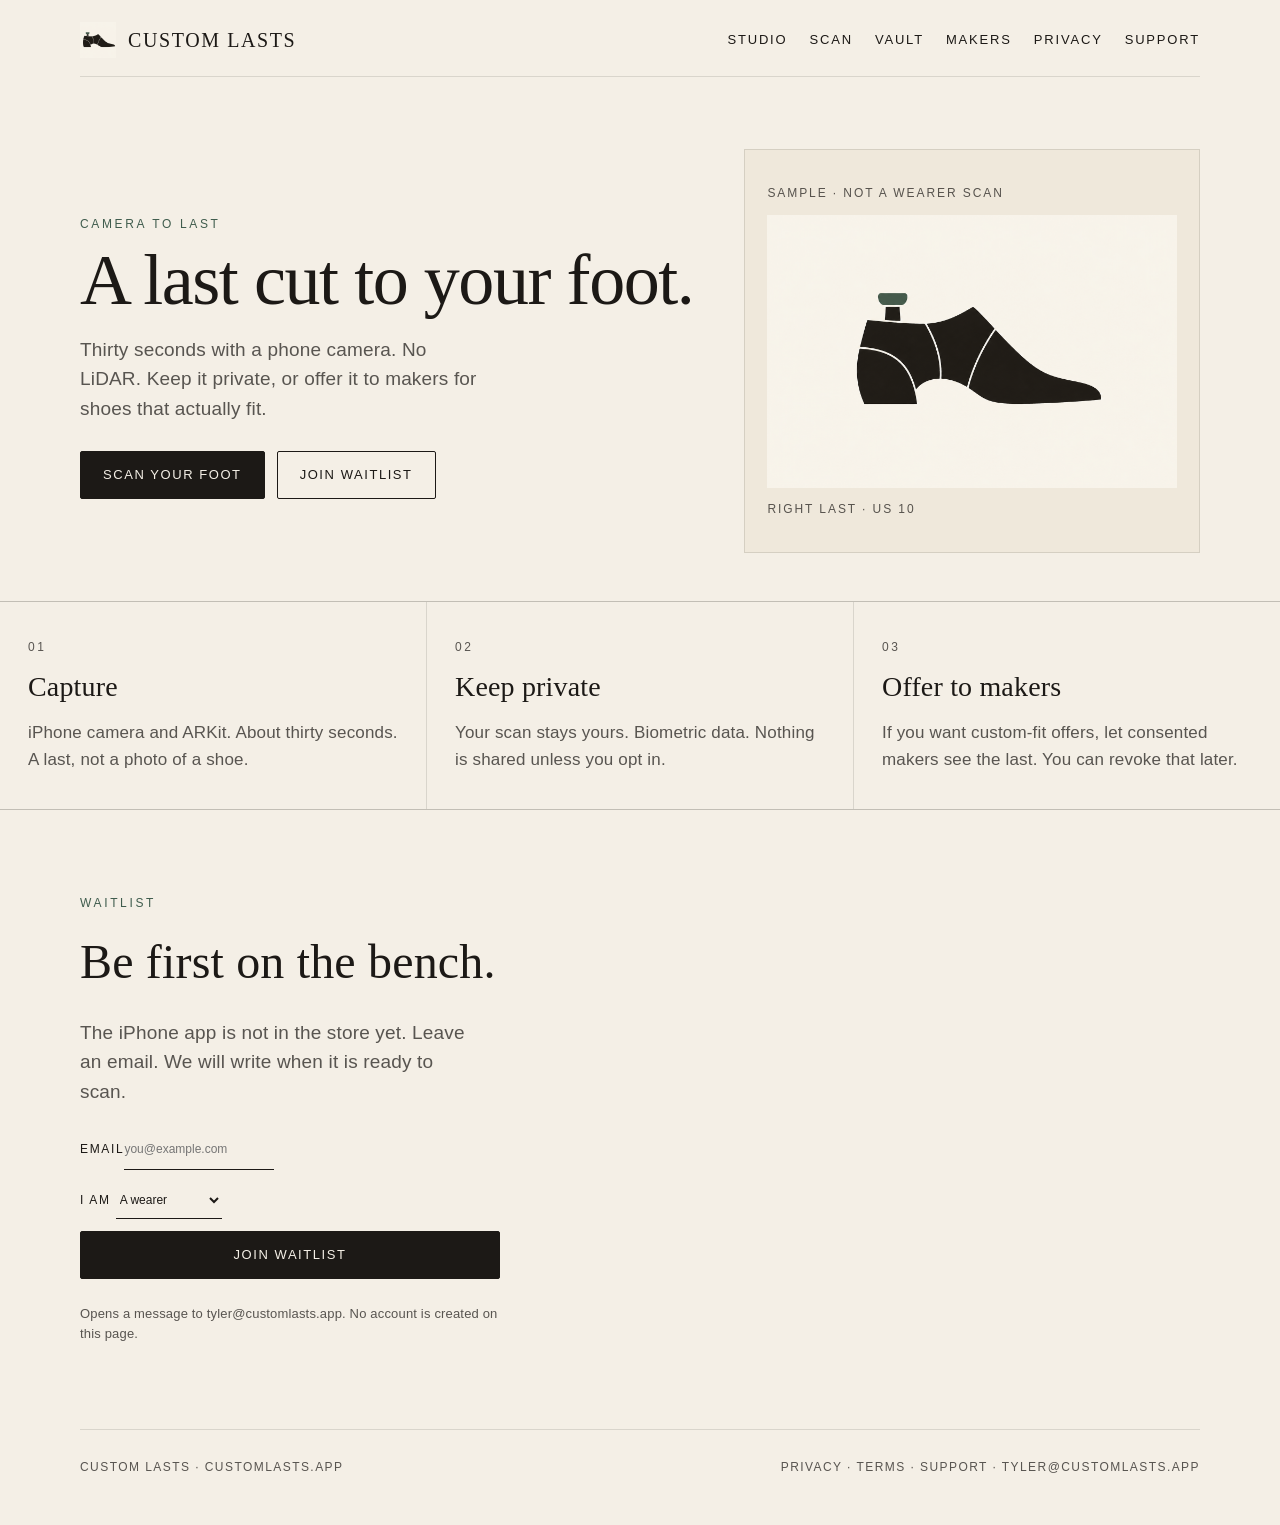
<file: index.html>
<!doctype html>
<html lang="en">
<head>
  <meta charset="utf-8" />
  <meta name="viewport" content="width=device-width, initial-scale=1" />
  <title>Custom Lasts — Your last. Forged from your foot.</title>
  <meta name="description" content="Scan your foot in thirty seconds. A digital last, private by default. For makers who want fit data that actually fits." />
  <meta property="og:title" content="Custom Lasts" />
  <meta property="og:description" content="Your last. Forged from your foot." />
  <meta property="og:image" content="public/og.jpg" />
  <meta name="theme-color" content="#F4EFE6" />
  <link rel="icon" href="public/favicon.svg" type="image/svg+xml" />
  <link rel="apple-touch-icon" href="public/apple-touch-icon.png" />
  <link rel="stylesheet" href="styles.css" />
</head>
<body>
<header class="site wrap">
  <a class="brand" href="index.html"><img src="public/logo.png" alt="Custom Lasts mark" /><span>Custom Lasts</span></a>
  <nav class="site">
    <a href="index.html">Studio</a>
    <a href="scan.html">Scan</a>
    <a href="history.html">Vault</a>
    <a href="makers.html">Makers</a>
    <a href="privacy.html">Privacy</a>
    <a href="support.html">Support</a>
  </nav>
</header>

<main>
  <section class="hero wrap">
    <div>
      <p class="kicker">Camera to last</p>
      <h1>A last cut to your foot.</h1>
      <p class="lede">Thirty seconds with a phone camera. No LiDAR. Keep it private, or offer it to makers for shoes that actually fit.</p>
      <div class="actions">
        <a class="btn primary" href="scan.html">Scan your foot</a>
        <a class="btn ghost" href="#waitlist">Join waitlist</a>
      </div>
    </div>
    <aside class="last-card">
      <p class="last-meta">Sample · not a wearer scan</p>
      <img src="public/logo.png" alt="Digital last mark" />
      <p class="last-meta">Right last · US 10</p>
    </aside>
  </section>
  <section class="beats">
    <article class="beat"><p class="kicker">01</p><h2>Capture</h2><p>iPhone camera and ARKit. About thirty seconds. A last, not a photo of a shoe.</p></article>
    <article class="beat"><p class="kicker">02</p><h2>Keep private</h2><p>Your scan stays yours. Biometric data. Nothing is shared unless you opt in.</p></article>
    <article class="beat"><p class="kicker">03</p><h2>Offer to makers</h2><p>If you want custom-fit offers, let consented makers see the last. You can revoke that later.</p></article>
  </section>
  <section class="block wrap" id="waitlist">
    <p class="kicker">Waitlist</p>
    <h2 class="display">Be first on the bench.</h2>
    <p class="lede">The iPhone app is not in the store yet. Leave an email. We will write when it is ready to scan.</p>
    <form class="wait" action="mailto:tyler@customlasts.app?subject=Custom%20Lasts%20waitlist" method="post" enctype="text/plain">
      <label>Email<input type="email" name="email" required placeholder="you@example.com" /></label>
      <label>I am
        <select name="role">
          <option value="wearer">A wearer</option>
          <option value="maker">A maker / brand</option>
        </select>
      </label>
      <button class="btn primary" type="submit">Join waitlist</button>
      <p class="note">Opens a message to tyler@customlasts.app. No account is created on this page.</p>
    </form>
  </section>
</main>

<footer class="site wrap">
  <div>Custom Lasts · customlasts.app</div>
  <div>
    <a href="privacy.html">Privacy</a> ·
    <a href="terms.html">Terms</a> ·
    <a href="support.html">Support</a> ·
    <a href="mailto:tyler@customlasts.app">tyler@customlasts.app</a>
  </div>
</footer>
</body>
</html>
</file>
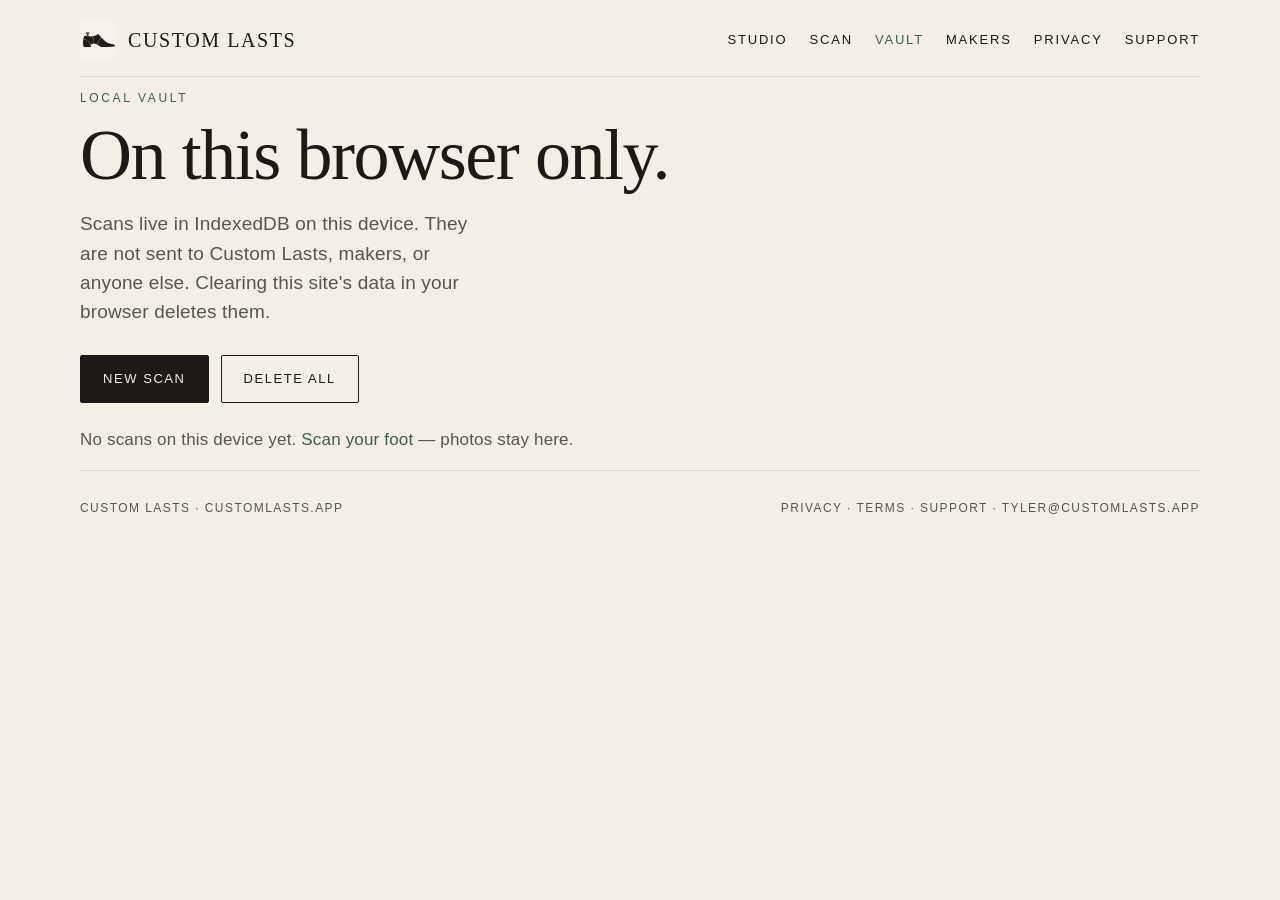
<file: history.html>
<!doctype html>
<html lang="en">
<head>
  <meta charset="utf-8" />
  <meta name="viewport" content="width=device-width, initial-scale=1" />
  <title>Vault — Custom Lasts</title>
  <meta name="description" content="Foot scans stored only in this browser. Nothing is uploaded." />
  <meta property="og:title" content="Vault — Custom Lasts" />
  <meta property="og:description" content="Local scans on this device." />
  <meta property="og:image" content="public/og.jpg" />
  <meta name="theme-color" content="#F4EFE6" />
  <link rel="icon" href="public/favicon.svg" type="image/svg+xml" />
  <link rel="apple-touch-icon" href="public/apple-touch-icon.png" />
  <link rel="stylesheet" href="styles.css" />
</head>
<body class="vault-page">
<header class="site wrap">
  <a class="brand" href="index.html"><img src="public/logo.png" alt="Custom Lasts mark" /><span>Custom Lasts</span></a>
  <nav class="site">
    <a href="index.html">Studio</a>
    <a href="scan.html">Scan</a>
    <a href="history.html" aria-current="page">Vault</a>
    <a href="makers.html">Makers</a>
    <a href="privacy.html">Privacy</a>
    <a href="support.html">Support</a>
  </nav>
</header>

<main class="wrap block vault-shell">
  <p class="kicker">Local vault</p>
  <h1>On this browser only.</h1>
  <p class="lede">Scans live in IndexedDB on this device. They are not sent to Custom Lasts, makers, or anyone else. Clearing this site's data in your browser deletes them.</p>
  <div class="vault-toolbar">
    <a class="btn primary" href="scan.html">New scan</a>
    <button class="btn ghost" type="button" id="btn-delete-all" hidden>Delete all</button>
  </div>
  <p class="vault-empty" id="vault-empty" hidden>
    No scans on this device yet. <a href="scan.html">Scan your foot</a> — photos stay here.
  </p>
  <ul class="vault-list" id="vault-list"></ul>
</main>

<footer class="site wrap">
  <div>Custom Lasts · customlasts.app</div>
  <div>
    <a href="privacy.html">Privacy</a> ·
    <a href="terms.html">Terms</a> ·
    <a href="support.html">Support</a> ·
    <a href="mailto:tyler@customlasts.app">tyler@customlasts.app</a>
  </div>
</footer>
<script src="vault.js"></script>
</body>
</html>
</file>
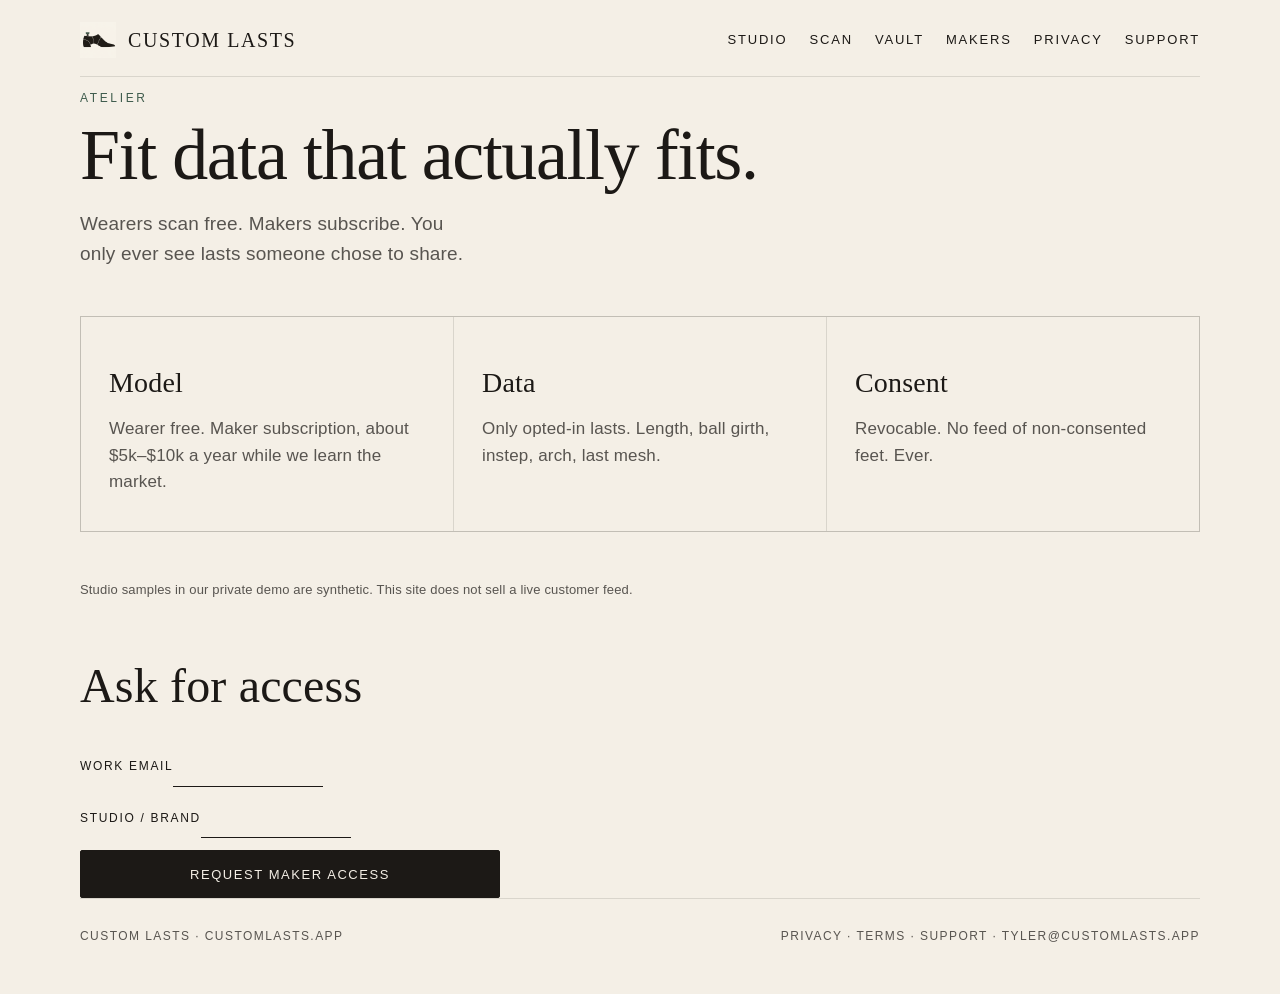
<file: makers.html>
<!doctype html>
<html lang="en">
<head>
  <meta charset="utf-8" />
  <meta name="viewport" content="width=device-width, initial-scale=1" />
  <title>For makers — Custom Lasts</title>
  <meta name="description" content="Fit data that actually fits. Consented digital lasts for shoemakers, retailers, and brands." />
  <meta property="og:title" content="Custom Lasts" />
  <meta property="og:description" content="Your last. Forged from your foot." />
  <meta property="og:image" content="public/og.jpg" />
  <meta name="theme-color" content="#F4EFE6" />
  <link rel="icon" href="public/favicon.svg" type="image/svg+xml" />
  <link rel="apple-touch-icon" href="public/apple-touch-icon.png" />
  <link rel="stylesheet" href="styles.css" />
</head>
<body>
<header class="site wrap">
  <a class="brand" href="index.html"><img src="public/logo.png" alt="Custom Lasts mark" /><span>Custom Lasts</span></a>
  <nav class="site">
    <a href="index.html">Studio</a>
    <a href="scan.html">Scan</a>
    <a href="history.html">Vault</a>
    <a href="makers.html">Makers</a>
    <a href="privacy.html">Privacy</a>
    <a href="support.html">Support</a>
  </nav>
</header>

<main class="wrap block">
  <p class="kicker">Atelier</p>
  <h1>Fit data that actually fits.</h1>
  <p class="lede">Wearers scan free. Makers subscribe. You only ever see lasts someone chose to share.</p>
  <div class="beats" style="margin: 48px 0; border: 1px solid rgba(28,25,22,0.12);">
    <article class="beat"><h2>Model</h2><p>Wearer free. Maker subscription, about $5k–$10k a year while we learn the market.</p></article>
    <article class="beat"><h2>Data</h2><p>Only opted-in lasts. Length, ball girth, instep, arch, last mesh.</p></article>
    <article class="beat"><h2>Consent</h2><p>Revocable. No feed of non-consented feet. Ever.</p></article>
  </div>
  <p class="note">Studio samples in our private demo are synthetic. This site does not sell a live customer feed.</p>
  <h2 class="display" style="margin-top:48px">Ask for access</h2>
  <form class="wait" action="mailto:tyler@customlasts.app?subject=Maker%20access%20%E2%80%94%20Custom%20Lasts" method="post" enctype="text/plain">
    <label>Work email<input type="email" name="email" required /></label>
    <label>Studio / brand<input type="text" name="studio" required /></label>
    <button class="btn primary" type="submit">Request maker access</button>
  </form>
</main>

<footer class="site wrap">
  <div>Custom Lasts · customlasts.app</div>
  <div>
    <a href="privacy.html">Privacy</a> ·
    <a href="terms.html">Terms</a> ·
    <a href="support.html">Support</a> ·
    <a href="mailto:tyler@customlasts.app">tyler@customlasts.app</a>
  </div>
</footer>
</body>
</html>
</file>
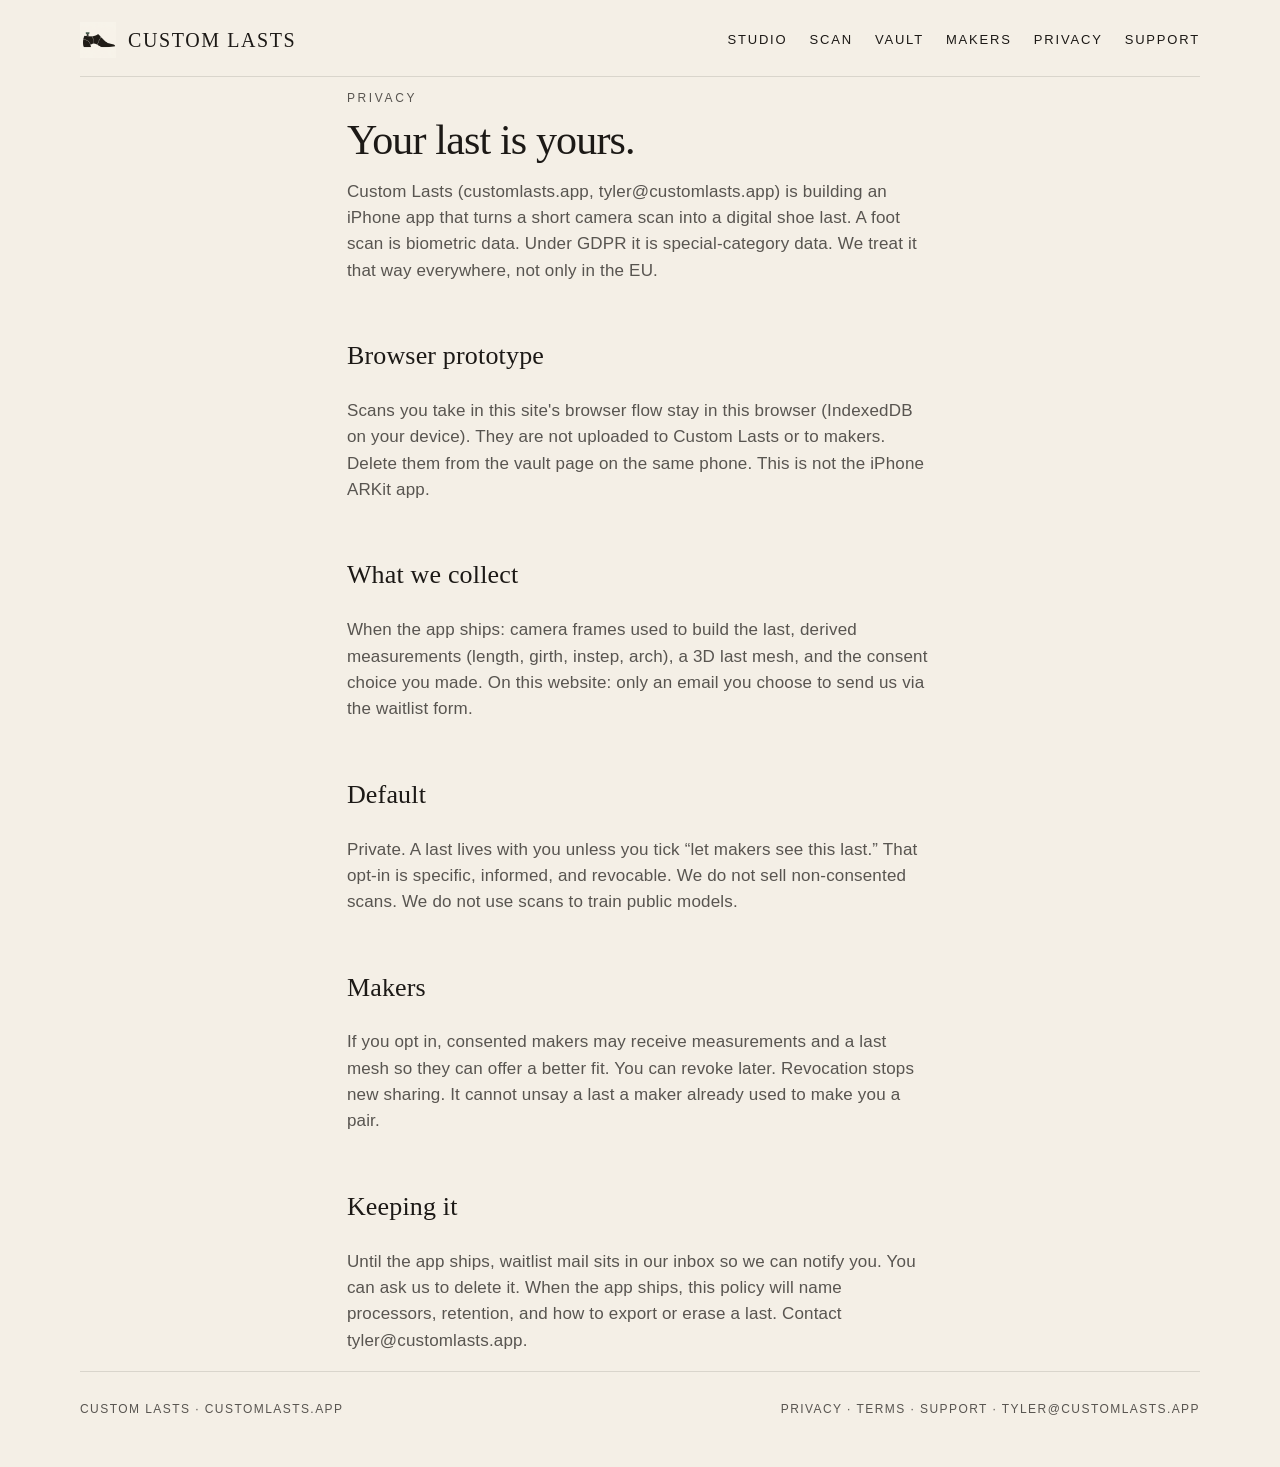
<file: privacy.html>
<!doctype html>
<html lang="en">
<head>
  <meta charset="utf-8" />
  <meta name="viewport" content="width=device-width, initial-scale=1" />
  <title>Privacy — Custom Lasts</title>
  <meta name="description" content="How Custom Lasts treats foot scans and other personal data." />
  <meta property="og:title" content="Custom Lasts" />
  <meta property="og:description" content="Your last. Forged from your foot." />
  <meta property="og:image" content="public/og.jpg" />
  <meta name="theme-color" content="#F4EFE6" />
  <link rel="icon" href="public/favicon.svg" type="image/svg+xml" />
  <link rel="apple-touch-icon" href="public/apple-touch-icon.png" />
  <link rel="stylesheet" href="styles.css" />
</head>
<body>
<header class="site wrap">
  <a class="brand" href="index.html"><img src="public/logo.png" alt="Custom Lasts mark" /><span>Custom Lasts</span></a>
  <nav class="site">
    <a href="index.html">Studio</a>
    <a href="scan.html">Scan</a>
    <a href="history.html">Vault</a>
    <a href="makers.html">Makers</a>
    <a href="privacy.html">Privacy</a>
    <a href="support.html">Support</a>
  </nav>
</header>

<main class="wrap block prose">
  <p class="kicker">Privacy</p>
  <h1>Your last is yours.</h1>
  <p>Custom Lasts (customlasts.app, tyler@customlasts.app) is building an iPhone app that turns a short camera scan into a digital shoe last. A foot scan is biometric data. Under GDPR it is special-category data. We treat it that way everywhere, not only in the EU.</p>
  <h2>Browser prototype</h2>
  <p>Scans you take in this site's browser flow stay in this browser (IndexedDB on your device). They are not uploaded to Custom Lasts or to makers. Delete them from the vault page on the same phone. This is not the iPhone ARKit app.</p>
  <h2>What we collect</h2>
  <p>When the app ships: camera frames used to build the last, derived measurements (length, girth, instep, arch), a 3D last mesh, and the consent choice you made. On this website: only an email you choose to send us via the waitlist form.</p>
  <h2>Default</h2>
  <p>Private. A last lives with you unless you tick “let makers see this last.” That opt-in is specific, informed, and revocable. We do not sell non-consented scans. We do not use scans to train public models.</p>
  <h2>Makers</h2>
  <p>If you opt in, consented makers may receive measurements and a last mesh so they can offer a better fit. You can revoke later. Revocation stops new sharing. It cannot unsay a last a maker already used to make you a pair.</p>
  <h2>Keeping it</h2>
  <p>Until the app ships, waitlist mail sits in our inbox so we can notify you. You can ask us to delete it. When the app ships, this policy will name processors, retention, and how to export or erase a last. Contact tyler@customlasts.app.</p>
</main>

<footer class="site wrap">
  <div>Custom Lasts · customlasts.app</div>
  <div>
    <a href="privacy.html">Privacy</a> ·
    <a href="terms.html">Terms</a> ·
    <a href="support.html">Support</a> ·
    <a href="mailto:tyler@customlasts.app">tyler@customlasts.app</a>
  </div>
</footer>
</body>
</html>
</file>
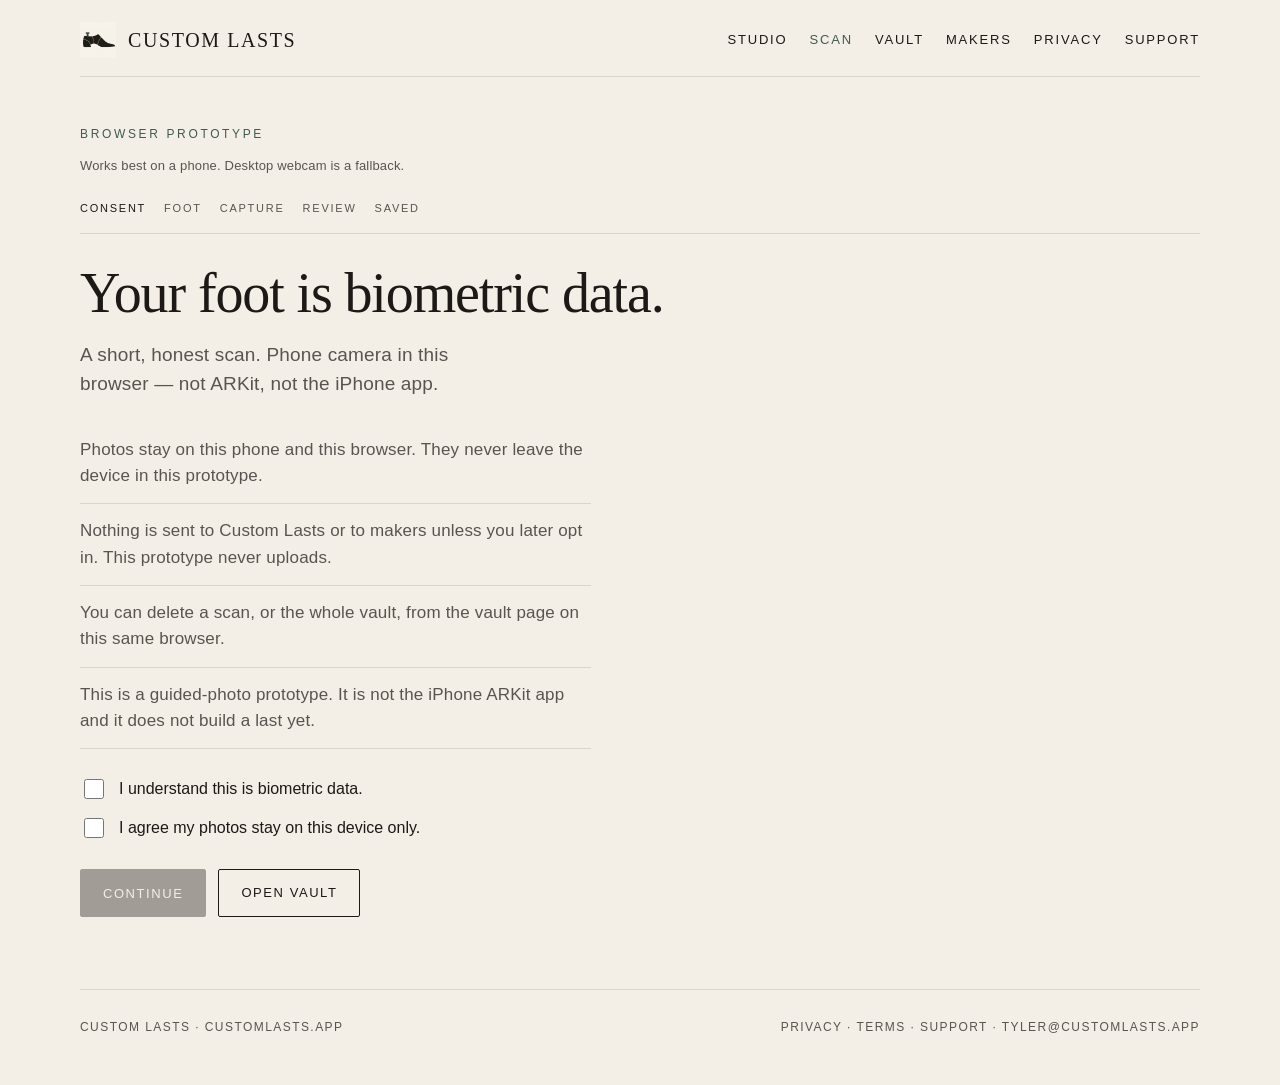
<file: scan.html>
<!doctype html>
<html lang="en">
<head>
  <meta charset="utf-8" />
  <meta name="viewport" content="width=device-width, initial-scale=1" />
  <title>Scan your foot — Custom Lasts</title>
  <meta name="description" content="Guided phone-camera photos of your foot, stored only in this browser. Not the iPhone ARKit app." />
  <meta property="og:title" content="Scan your foot — Custom Lasts" />
  <meta property="og:description" content="Phone camera in the browser. Photos stay on this device." />
  <meta property="og:image" content="public/og.jpg" />
  <meta name="theme-color" content="#F4EFE6" />
  <link rel="icon" href="public/favicon.svg" type="image/svg+xml" />
  <link rel="apple-touch-icon" href="public/apple-touch-icon.png" />
  <link rel="stylesheet" href="styles.css" />
</head>
<body class="scan-page">
<header class="site wrap">
  <a class="brand" href="index.html"><img src="public/logo.png" alt="Custom Lasts mark" /><span>Custom Lasts</span></a>
  <nav class="site">
    <a href="index.html">Studio</a>
    <a href="scan.html" aria-current="page">Scan</a>
    <a href="history.html">Vault</a>
    <a href="makers.html">Makers</a>
    <a href="privacy.html">Privacy</a>
    <a href="support.html">Support</a>
  </nav>
</header>

<main class="wrap scan-shell" id="scan-app">
  <p class="kicker">Browser prototype</p>
  <p class="note phone-note">Works best on a phone. Desktop webcam is a fallback.</p>
  <ol class="scan-progress" aria-label="Scan steps">
    <li data-mark="0">Consent</li>
    <li data-mark="1">Foot</li>
    <li data-mark="2">Capture</li>
    <li data-mark="3">Review</li>
    <li data-mark="4">Saved</li>
  </ol>

  <section class="scan-panel is-active" data-step="0" aria-labelledby="consent-title">
    <h1 id="consent-title">Your foot is biometric data.</h1>
    <p class="lede">A short, honest scan. Phone camera in this browser — not ARKit, not the iPhone app.</p>
    <ul class="consent-list">
      <li>Photos stay on this phone and this browser. They never leave the device in this prototype.</li>
      <li>Nothing is sent to Custom Lasts or to makers unless you later opt in. This prototype never uploads.</li>
      <li>You can delete a scan, or the whole vault, from the vault page on this same browser.</li>
      <li>This is a guided-photo prototype. It is not the iPhone ARKit app and it does not build a last yet.</li>
    </ul>
    <div class="check-stack">
      <label>
        <input type="checkbox" id="consent-bio" />
        <span>I understand this is biometric data.</span>
      </label>
      <label>
        <input type="checkbox" id="consent-local" />
        <span>I agree my photos stay on this device only.</span>
      </label>
    </div>
    <div class="actions">
      <button class="btn primary" type="button" id="consent-continue" disabled>Continue</button>
      <a class="btn ghost" href="history.html">Open vault</a>
    </div>
  </section>

  <section class="scan-panel" data-step="1" hidden aria-labelledby="foot-title">
    <h1 id="foot-title">Which foot?</h1>
    <p class="lede">Scan one foot at a time. You can come back for the other.</p>
    <div class="foot-pick">
      <button class="foot-card" type="button" data-side="left">
        <span class="kicker">01</span>
        <strong>Left</strong>
        <span>Your left foot</span>
      </button>
      <button class="foot-card" type="button" data-side="right">
        <span class="kicker">02</span>
        <strong>Right</strong>
        <span>Your right foot</span>
      </button>
    </div>
    <p class="note"><a href="#" id="back-to-consent">Back to consent</a></p>
  </section>

  <section class="scan-panel" data-step="2" hidden aria-labelledby="capture-title">
    <p class="kicker" id="shot-kicker">Shot 1 of 4</p>
    <h1 id="capture-title">Top</h1>
    <p class="lede" id="shot-hint"></p>
    <div class="viewfinder" id="viewfinder">
      <video id="camera" autoplay muted playsinline webkit-playsinline></video>
      <img id="freeze" alt="Captured frame" hidden />
      <div class="viewfinder-frame" aria-hidden="true"></div>
      <p class="viewfinder-caption" id="viewfinder-caption"></p>
    </div>
    <div class="camera-error" id="camera-error" hidden role="alert">
      <p>Camera is blocked or unavailable. On iPhone use Safari, tap Allow, and open this page over https. You can still pick a photo from this device — it stays local.</p>
      <label class="btn ghost file-btn" for="file-fallback">Choose a photo</label>
    </div>
    <div class="shot-dots" id="shot-dots" aria-hidden="true"></div>
    <div class="actions capture-actions">
      <button class="btn shutter" type="button" id="btn-capture">Capture</button>
      <button class="btn ghost" type="button" id="btn-retake" hidden>Retake</button>
      <button class="btn primary" type="button" id="btn-next-shot" hidden>Next shot</button>
    </div>
    <input class="sr-file" type="file" id="file-fallback" accept="image/*" capture="environment" />
    <p class="note" id="file-alt-wrap">
      <label class="text-btn" for="file-fallback">Choose a photo instead</label>
    </p>
  </section>

  <section class="scan-panel" data-step="3" hidden aria-labelledby="review-title">
    <h1 id="review-title">Review</h1>
    <p class="lede" id="review-lede">Four frames, still on this device. Save them to the vault or discard them.</p>
    <ul class="review-grid" id="review-grid"></ul>
    <div class="actions">
      <button class="btn primary" type="button" id="btn-save">Save to vault</button>
      <button class="btn ghost" type="button" id="btn-discard">Discard</button>
    </div>
    <p class="note" id="save-error" hidden role="alert"></p>
  </section>

  <section class="scan-panel" data-step="4" hidden aria-labelledby="done-title">
    <h1 id="done-title">On this device only.</h1>
    <p class="lede">The scan is in your browser vault. Custom Lasts never received it. This prototype does not upload.</p>
    <div class="actions">
      <a class="btn primary" href="history.html">Open vault</a>
      <button class="btn ghost" type="button" id="btn-another">Scan the other foot</button>
    </div>
  </section>
</main>

<footer class="site wrap">
  <div>Custom Lasts · customlasts.app</div>
  <div>
    <a href="privacy.html">Privacy</a> ·
    <a href="terms.html">Terms</a> ·
    <a href="support.html">Support</a> ·
    <a href="mailto:tyler@customlasts.app">tyler@customlasts.app</a>
  </div>
</footer>
<script src="vault.js"></script>
<script src="scan.js"></script>
</body>
</html>
</file>
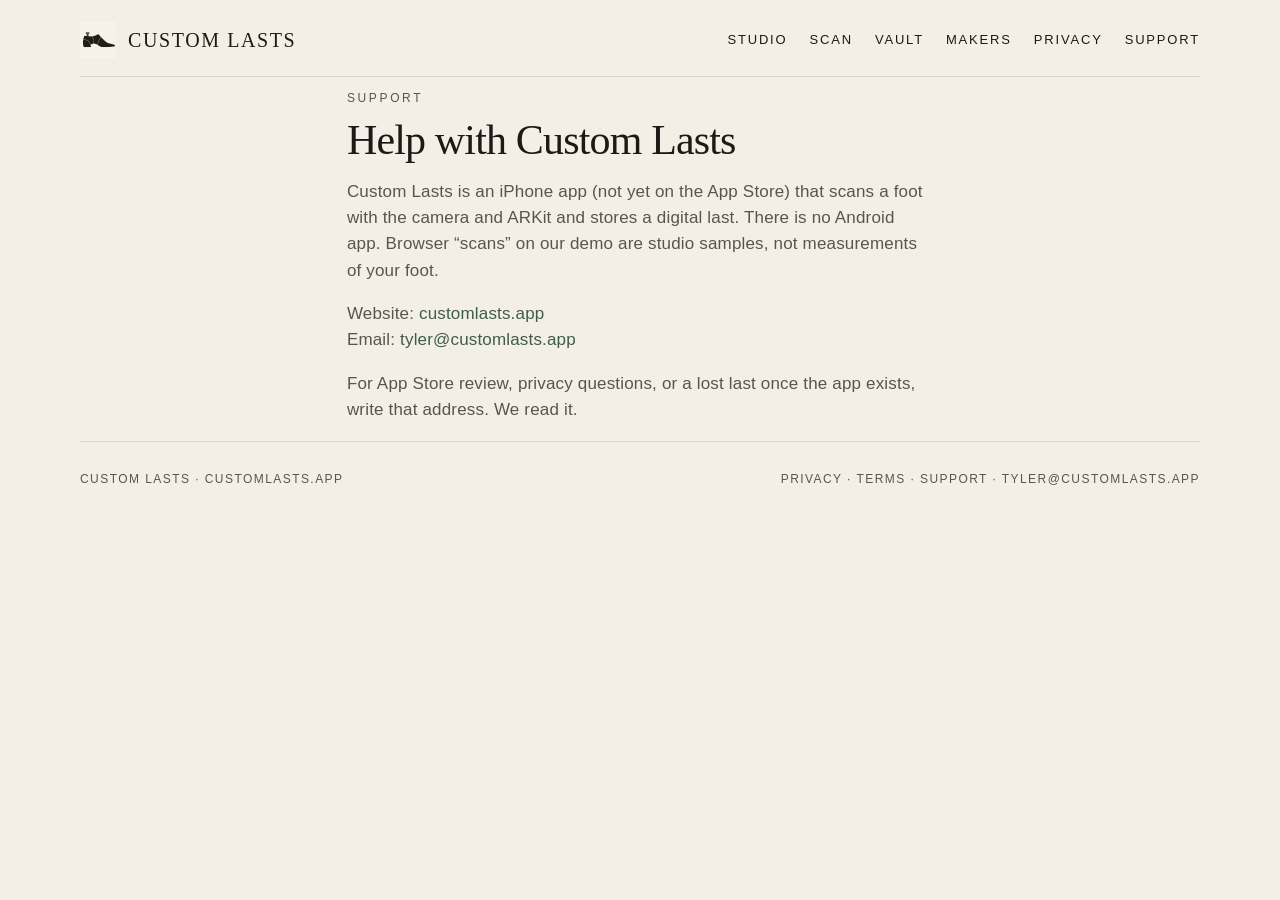
<file: support.html>
<!doctype html>
<html lang="en">
<head>
  <meta charset="utf-8" />
  <meta name="viewport" content="width=device-width, initial-scale=1" />
  <title>Support — Custom Lasts</title>
  <meta name="description" content="App Store and product support for Custom Lasts." />
  <meta property="og:title" content="Custom Lasts" />
  <meta property="og:description" content="Your last. Forged from your foot." />
  <meta property="og:image" content="public/og.jpg" />
  <meta name="theme-color" content="#F4EFE6" />
  <link rel="icon" href="public/favicon.svg" type="image/svg+xml" />
  <link rel="apple-touch-icon" href="public/apple-touch-icon.png" />
  <link rel="stylesheet" href="styles.css" />
</head>
<body>
<header class="site wrap">
  <a class="brand" href="index.html"><img src="public/logo.png" alt="Custom Lasts mark" /><span>Custom Lasts</span></a>
  <nav class="site">
    <a href="index.html">Studio</a>
    <a href="scan.html">Scan</a>
    <a href="history.html">Vault</a>
    <a href="makers.html">Makers</a>
    <a href="privacy.html">Privacy</a>
    <a href="support.html">Support</a>
  </nav>
</header>

<main class="wrap block prose">
  <p class="kicker">Support</p>
  <h1>Help with Custom Lasts</h1>
  <p>Custom Lasts is an iPhone app (not yet on the App Store) that scans a foot with the camera and ARKit and stores a digital last. There is no Android app. Browser “scans” on our demo are studio samples, not measurements of your foot.</p>
  <p>Website: <a href="https://customlasts.app">customlasts.app</a><br />Email: <a href="mailto:tyler@customlasts.app">tyler@customlasts.app</a></p>
  <p>For App Store review, privacy questions, or a lost last once the app exists, write that address. We read it.</p>
</main>

<footer class="site wrap">
  <div>Custom Lasts · customlasts.app</div>
  <div>
    <a href="privacy.html">Privacy</a> ·
    <a href="terms.html">Terms</a> ·
    <a href="support.html">Support</a> ·
    <a href="mailto:tyler@customlasts.app">tyler@customlasts.app</a>
  </div>
</footer>
</body>
</html>
</file>
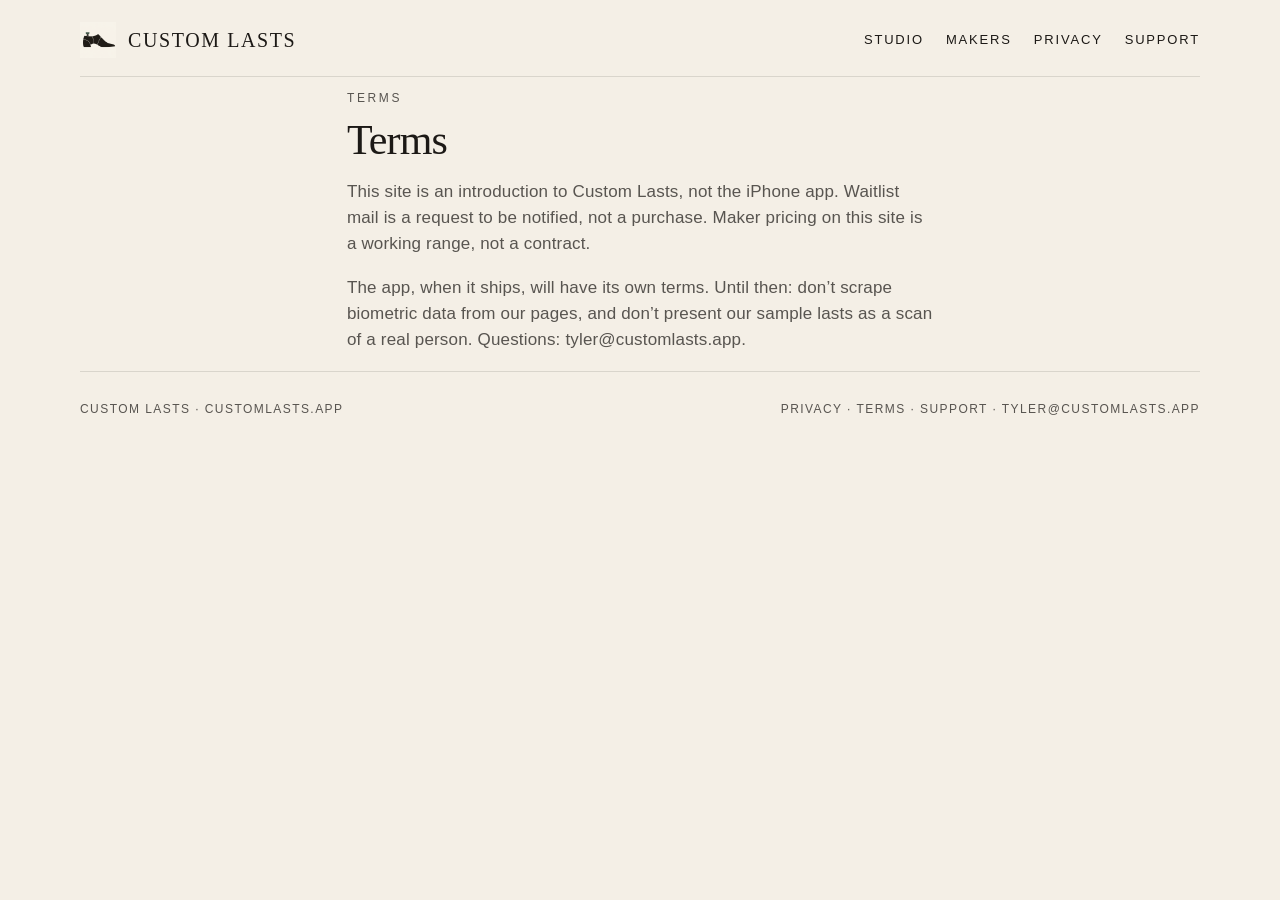
<file: terms.html>
<!doctype html>
<html lang="en">
<head>
  <meta charset="utf-8" />
  <meta name="viewport" content="width=device-width, initial-scale=1" />
  <title>Terms — Custom Lasts</title>
  <meta name="description" content="Terms of use for Custom Lasts." />
  <meta property="og:title" content="Custom Lasts" />
  <meta property="og:description" content="Your last. Forged from your foot." />
  <meta property="og:image" content="public/og.jpg" />
  <meta name="theme-color" content="#F4EFE6" />
  <link rel="icon" href="public/favicon.svg" type="image/svg+xml" />
  <link rel="apple-touch-icon" href="public/apple-touch-icon.png" />
  <link rel="stylesheet" href="styles.css" />
</head>
<body>
<header class="site wrap">
  <a class="brand" href="index.html"><img src="public/logo.png" alt="Custom Lasts mark" /><span>Custom Lasts</span></a>
  <nav class="site">
    <a href="index.html">Studio</a>
    <a href="makers.html">Makers</a>
    <a href="privacy.html">Privacy</a>
    <a href="support.html">Support</a>
  </nav>
</header>

<main class="wrap block prose">
  <p class="kicker">Terms</p>
  <h1>Terms</h1>
  <p>This site is an introduction to Custom Lasts, not the iPhone app. Waitlist mail is a request to be notified, not a purchase. Maker pricing on this site is a working range, not a contract.</p>
  <p>The app, when it ships, will have its own terms. Until then: don’t scrape biometric data from our pages, and don’t present our sample lasts as a scan of a real person. Questions: tyler@customlasts.app.</p>
</main>

<footer class="site wrap">
  <div>Custom Lasts · customlasts.app</div>
  <div>
    <a href="privacy.html">Privacy</a> ·
    <a href="terms.html">Terms</a> ·
    <a href="support.html">Support</a> ·
    <a href="mailto:tyler@customlasts.app">tyler@customlasts.app</a>
  </div>
</footer>
</body>
</html>
</file>
<file: styles.css>
/* Custom Lasts — atelier */
:root {
  --cream: #F4EFE6;
  --espresso: #1C1916;
  --sage: #3F5C4D;
  --ink-soft: rgba(28, 25, 22, 0.72);
  --line: rgba(28, 25, 22, 0.12);
  --serif: "Iowan Old Style", "Palatino Linotype", Palatino, "Book Antiqua", Georgia, serif;
  --sans: "Avenir Next", "Segoe UI", Helvetica, Arial, sans-serif;
}
* { box-sizing: border-box; }
html, body { margin: 0; padding: 0; }
body {
  background: var(--cream);
  color: var(--espresso);
  font-family: var(--sans);
  font-size: 17px;
  line-height: 1.55;
  letter-spacing: 0.01em;
}
a { color: var(--sage); text-decoration: none; }
a:hover { text-decoration: underline; }
img { max-width: 100%; height: auto; }
.wrap { width: min(1120px, calc(100% - 40px)); margin: 0 auto; }
header.site {
  display: flex; align-items: center; justify-content: space-between;
  padding: 22px 0 18px;
  border-bottom: 1px solid var(--line);
}
.brand { display: flex; align-items: center; gap: 12px; color: var(--espresso); text-decoration: none; }
.brand img { width: 36px; height: 36px; object-fit: cover; }
.brand span { font-family: var(--serif); font-size: 20px; letter-spacing: 0.08em; text-transform: uppercase; }
nav.site { display: flex; gap: 22px; font-size: 13px; letter-spacing: 0.14em; text-transform: uppercase; }
nav.site a { color: var(--espresso); text-decoration: none; }
nav.site a:hover { color: var(--sage); }
.hero { padding: 72px 0 48px; display: grid; grid-template-columns: 1.15fr 0.85fr; gap: 48px; align-items: center; }
.kicker { font-size: 12px; letter-spacing: 0.22em; text-transform: uppercase; color: var(--sage); }
h1 {
  font-family: var(--serif);
  font-weight: 500;
  font-size: clamp(40px, 6vw, 72px);
  line-height: 0.98;
  letter-spacing: -0.02em;
  margin: 12px 0 18px;
}
.lede { font-size: 19px; color: var(--ink-soft); max-width: 38ch; }
.actions { display: flex; flex-wrap: wrap; gap: 12px; margin-top: 28px; }
.btn {
  display: inline-flex; align-items: center; justify-content: center;
  height: 48px; padding: 0 22px; border-radius: 2px;
  font-size: 13px; letter-spacing: 0.12em; text-transform: uppercase;
  text-decoration: none; border: 1px solid var(--espresso);
}
.btn.primary { background: var(--espresso); color: var(--cream); }
.btn.ghost { background: transparent; color: var(--espresso); }
.btn:hover { text-decoration: none; opacity: 0.88; }
.last-card {
  background: #efe8db;
  border: 1px solid var(--line);
  min-height: 380px;
  display: flex; flex-direction: column; justify-content: space-between;
  padding: 22px;
}
.last-card img { width: 100%; object-fit: contain; max-height: 280px; }
.last-meta { font-size: 12px; letter-spacing: 0.16em; text-transform: uppercase; color: var(--ink-soft); }
.beats { display: grid; grid-template-columns: repeat(3, 1fr); gap: 1px; background: var(--line); border-top: 1px solid var(--line); border-bottom: 1px solid var(--line); }
.beat { background: var(--cream); padding: 36px 28px; }
.beat h2 { font-family: var(--serif); font-size: 28px; font-weight: 500; margin: 8px 0 12px; }
.beat p { color: var(--ink-soft); margin: 0; }
section.block { padding: 72px 0; }
h2.display { font-family: var(--serif); font-size: clamp(32px, 4vw, 48px); font-weight: 500; margin: 0 0 16px; }
form.wait { display: grid; gap: 12px; max-width: 420px; margin-top: 24px; }
label { font-size: 12px; letter-spacing: 0.14em; text-transform: uppercase; }
input, select, textarea {
  font: inherit; color: var(--espresso); background: transparent;
  border: 0; border-bottom: 1px solid var(--espresso); padding: 10px 0;
  outline: none;
}
.prose { max-width: 62ch; }
.prose h1 { font-size: 42px; }
.prose h2 { font-family: var(--serif); font-size: 26px; font-weight: 500; margin-top: 2em; }
.prose p, .prose li { color: var(--ink-soft); }
footer.site { border-top: 1px solid var(--line); padding: 28px 0 48px; display: flex; justify-content: space-between; gap: 16px; flex-wrap: wrap; font-size: 12px; letter-spacing: 0.12em; text-transform: uppercase; color: var(--ink-soft); }
footer.site a { color: var(--ink-soft); }
.note { font-size: 13px; color: var(--ink-soft); }
@media (max-width: 800px) {
  header.site { flex-wrap: wrap; gap: 12px; }
  nav.site { display: flex; flex-wrap: wrap; gap: 10px 16px; font-size: 11px; }
  .hero, .beats { grid-template-columns: 1fr; }
  .hero { padding-top: 40px; }
}

button.btn {
  appearance: none;
  cursor: pointer;
  font-family: var(--sans);
  background: transparent;
}
.btn:disabled {
  opacity: 0.38;
  cursor: not-allowed;
}
nav.site a[aria-current="page"] { color: var(--sage); }

/* Scan + vault */
.scan-shell { padding: 36px 0 72px; }
.phone-note { margin: 8px 0 24px; }
.scan-progress {
  list-style: none;
  display: flex;
  flex-wrap: wrap;
  gap: 10px 18px;
  padding: 0;
  margin: 0 0 32px;
  font-size: 11px;
  letter-spacing: 0.16em;
  text-transform: uppercase;
  color: var(--ink-soft);
  border-bottom: 1px solid var(--line);
  padding-bottom: 16px;
}
.scan-progress li.is-now { color: var(--espresso); }
.scan-progress li.is-done { color: var(--sage); }
.scan-panel h1 { font-size: clamp(32px, 5vw, 56px); }
.consent-list {
  list-style: none;
  padding: 0;
  margin: 24px 0 8px;
  max-width: 54ch;
}
.consent-list li {
  padding: 14px 0;
  border-bottom: 1px solid var(--line);
  color: var(--ink-soft);
}
.check-stack { display: grid; gap: 14px; margin: 28px 0 8px; max-width: 54ch; }
.check-stack label {
  display: flex;
  gap: 12px;
  align-items: flex-start;
  text-transform: none;
  letter-spacing: 0;
  font-size: 16px;
  line-height: 1.45;
  cursor: pointer;
  color: var(--espresso);
}
.check-stack input[type="checkbox"] {
  width: 20px;
  height: 20px;
  margin-top: 2px;
  flex: 0 0 20px;
  accent-color: var(--sage);
  border: 1px solid var(--espresso);
}
.foot-pick { display: grid; grid-template-columns: 1fr 1fr; gap: 16px; margin: 28px 0; max-width: 640px; }
.foot-card {
  display: flex;
  flex-direction: column;
  align-items: flex-start;
  gap: 8px;
  min-height: 180px;
  padding: 22px;
  background: #efe8db;
  border: 1px solid var(--line);
  color: var(--espresso);
  font: inherit;
  text-align: left;
  cursor: pointer;
}
.foot-card strong {
  font-family: var(--serif);
  font-size: 36px;
  font-weight: 500;
}
.foot-card span:last-child { color: var(--ink-soft); font-size: 15px; }
.foot-card:hover { border-color: var(--espresso); }
.viewfinder {
  position: relative;
  background: var(--espresso);
  aspect-ratio: 3 / 4;
  max-height: min(62vh, 640px);
  width: min(100%, 420px);
  overflow: hidden;
  margin: 20px 0 16px;
}
.viewfinder video,
.viewfinder img {
  width: 100%;
  height: 100%;
  object-fit: cover;
  display: block;
}
.viewfinder-frame {
  position: absolute;
  inset: 10%;
  border: 1px solid rgba(244, 239, 230, 0.4);
  pointer-events: none;
}
.viewfinder-caption {
  position: absolute;
  left: 0; right: 0; bottom: 0;
  margin: 0;
  padding: 28px 14px 14px;
  background: linear-gradient(transparent, rgba(28, 25, 22, 0.82));
  color: var(--cream);
  font-size: 13px;
  line-height: 1.4;
}
.camera-error {
  max-width: 52ch;
  padding: 16px 0;
  color: var(--espresso);
}
.camera-error p { color: var(--ink-soft); }
.file-btn { position: relative; overflow: hidden; margin-top: 8px; }
.file-btn input[type="file"] {
  position: absolute;
  inset: 0;
  opacity: 0;
  cursor: pointer;
  border: 0;
  padding: 0;
}
.shot-dots { display: flex; gap: 8px; margin: 8px 0 18px; }
.shot-dot {
  width: 8px; height: 8px; border-radius: 50%;
  background: var(--line);
}
.shot-dot.is-now { background: var(--espresso); }
.shot-dot.is-done { background: var(--sage); }
.btn.shutter {
  min-width: 148px;
  background: var(--espresso);
  color: var(--cream);
}
.capture-actions { align-items: center; }
.text-btn {
  appearance: none;
  background: none;
  border: 0;
  padding: 0;
  font: inherit;
  color: var(--sage);
  cursor: pointer;
  letter-spacing: 0;
  text-transform: none;
  font-size: 14px;
}
.text-btn:hover { text-decoration: underline; }
.review-grid {
  list-style: none;
  padding: 0;
  margin: 24px 0;
  display: grid;
  grid-template-columns: repeat(2, minmax(0, 1fr));
  gap: 16px;
  max-width: 640px;
}
.review-card {
  background: #efe8db;
  border: 1px solid var(--line);
  padding: 10px;
}
.review-card img { width: 100%; aspect-ratio: 3 / 4; object-fit: cover; display: block; }
.review-card div { display: flex; justify-content: space-between; align-items: baseline; padding: 10px 2px 4px; }
.review-card .kicker { margin: 0; }

.vault-toolbar { display: flex; flex-wrap: wrap; gap: 12px; margin: 28px 0 24px; }
.vault-empty { color: var(--ink-soft); }
.vault-list { list-style: none; padding: 0; margin: 0; display: grid; gap: 28px; }
.vault-card { border-top: 1px solid var(--line); padding-top: 22px; }
.vault-card-head {
  display: flex;
  justify-content: space-between;
  align-items: flex-start;
  gap: 16px;
  margin-bottom: 16px;
}
.vault-when { margin: 6px 0 0; color: var(--ink-soft); font-size: 15px; }
.vault-thumbs {
  display: grid;
  grid-template-columns: repeat(4, minmax(0, 1fr));
  gap: 8px;
}
.vault-thumbs figure { margin: 0; }
.vault-thumbs img { width: 100%; aspect-ratio: 3 / 4; object-fit: cover; display: block; background: #efe8db; }
.vault-thumbs figcaption {
  font-size: 11px;
  letter-spacing: 0.14em;
  text-transform: uppercase;
  color: var(--ink-soft);
  margin-top: 6px;
}

@media (max-width: 800px) {
  .foot-pick { grid-template-columns: 1fr; }
  .vault-thumbs { grid-template-columns: repeat(2, minmax(0, 1fr)); }
  .viewfinder { width: 100%; max-height: min(58vh, 560px); }
}

input[type="checkbox"],
input[type="file"] {
  border-bottom: 0;
  padding: 0;
}

.sr-file {
  position: absolute;
  width: 1px;
  height: 1px;
  overflow: hidden;
  clip: rect(0, 0, 0, 0);
}
.foot-card { appearance: none; }
label.text-btn { cursor: pointer; }
</file>
